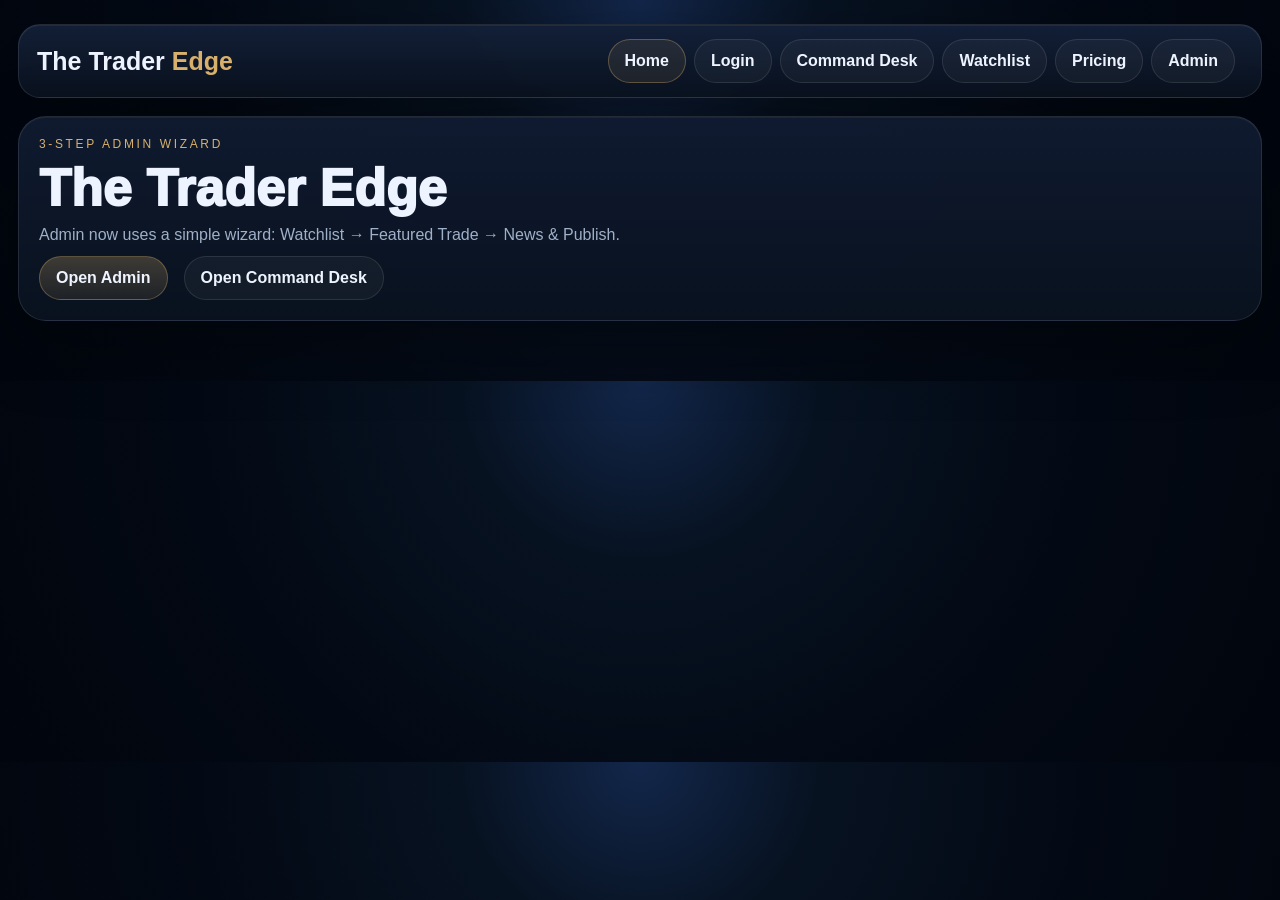
<file: index.html>
<!doctype html><html><head><meta charset="utf-8"><meta name="viewport" content="width=device-width,initial-scale=1"><title>Home</title><link rel="stylesheet" href="assets/styles.css"><script src="assets/app.js"></script></head><body><div class="wrap"><script>document.write(nav("Home"))</script><div class="panel"><div class="eyebrow">3-step admin wizard</div><h1>The Trader Edge</h1><div class="sub">Admin now uses a simple wizard: Watchlist → Featured Trade → News & Publish.</div><div class="actions"><a class="btn primary" href="admin.html">Open Admin</a><a class="btn" href="dashboard.html">Open Command Desk</a></div></div></div></body></html>
</file>
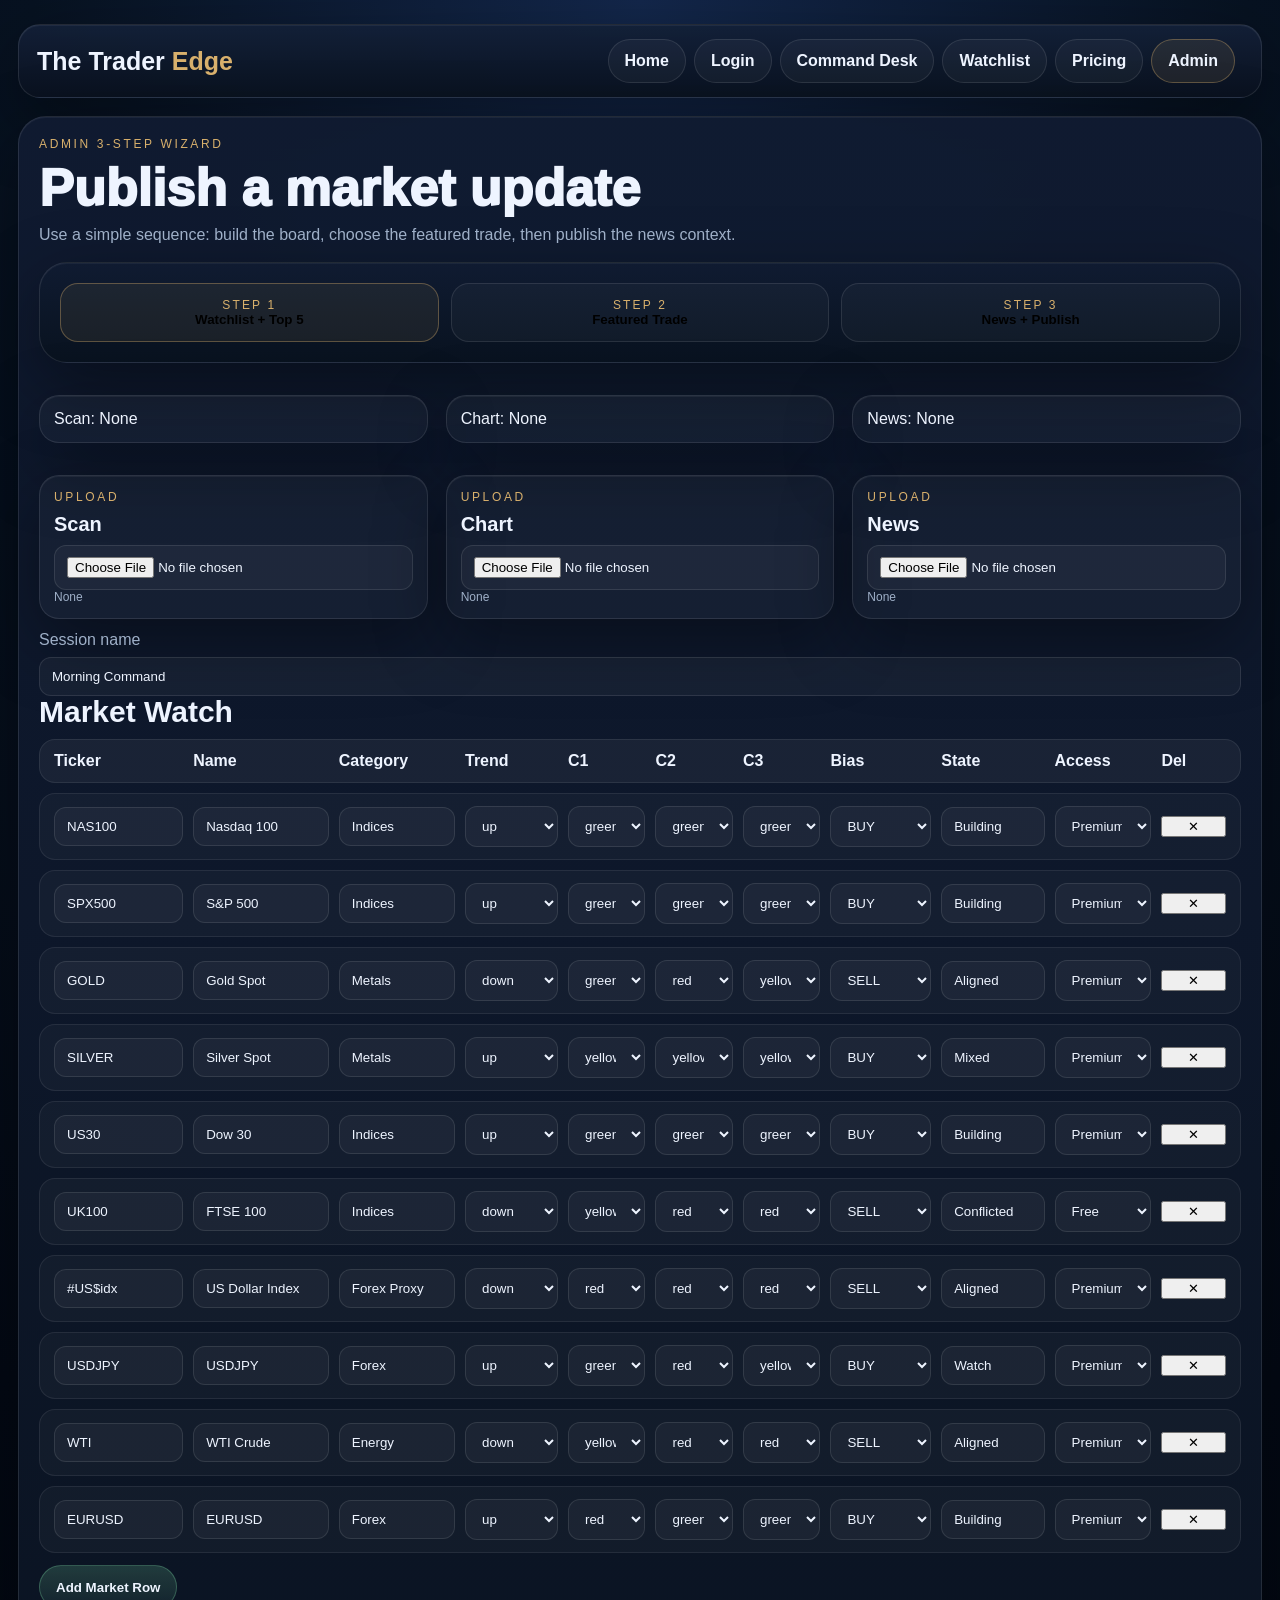
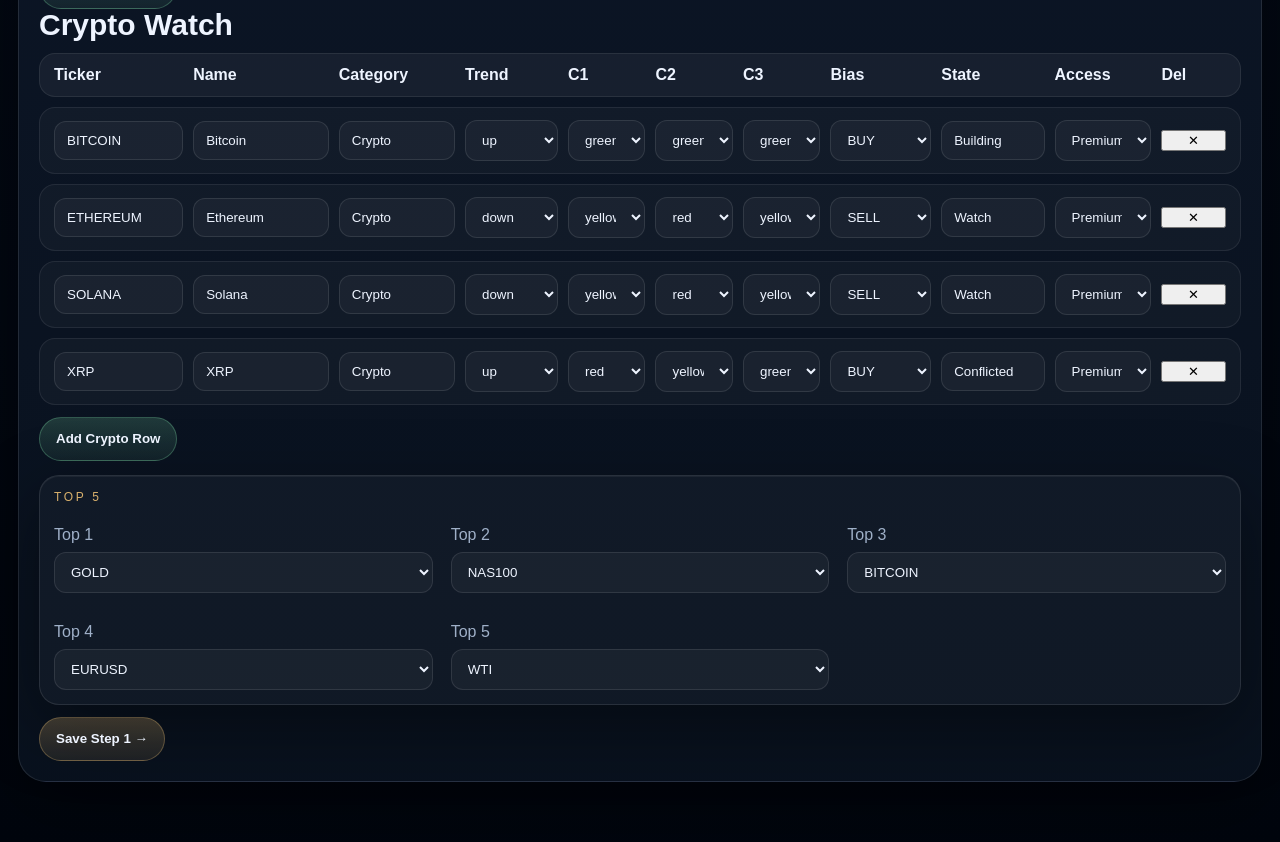
<file: admin.html>
<!doctype html><html><head><meta charset="utf-8"><meta name="viewport" content="width=device-width,initial-scale=1"><title>Admin</title><link rel="stylesheet" href="assets/styles.css"><script src="assets/app.js"></script></head><body onload="loadAdminWizard()"><div class="wrap"><script>document.write(nav("Admin"))</script>
<div class="panel">
  <div class="eyebrow">Admin 3-step wizard</div>
  <h1>Publish a market update</h1>
  <div class="sub">Use a simple sequence: build the board, choose the featured trade, then publish the news context.</div>

  <div class="stepper" style="margin-top:18px">
    <button class="step-btn active" onclick="showStep(1)"><div class="step-label">Step 1</div><strong>Watchlist + Top 5</strong></button>
    <button class="step-btn" onclick="showStep(2)"><div class="step-label">Step 2</div><strong>Featured Trade</strong></button>
    <button class="step-btn" onclick="showStep(3)"><div class="step-label">Step 3</div><strong>News + Publish</strong></button>
  </div>

  <div id="uploadSummary" class="grid3" style="margin-top:18px"></div>

  <div class="wizard-step" style="margin-top:18px">
    <div class="grid3">
      <div class="box"><div class="eyebrow">Upload</div><h3>Scan</h3><input type="file" accept="image/*" onchange="previewUpload(this,'scan')"><div class="small" id="scanFileLabel">None</div><img id="scanPreview" style="display:none;max-width:100%;margin-top:12px;border-radius:12px"></div>
      <div class="box"><div class="eyebrow">Upload</div><h3>Chart</h3><input type="file" accept="image/*" onchange="previewUpload(this,'chart')"><div class="small" id="chartFileLabel">None</div></div>
      <div class="box"><div class="eyebrow">Upload</div><h3>News</h3><input type="file" accept="image/*,.pdf,.txt" onchange="previewUpload(this,'news')"><div class="small" id="newsFileLabel">None</div></div>
    </div>
    <div class="field"><label>Session name</label><input id="sessionName"></div>
    <div class="section-title"><h2>Market Watch</h2></div>
    <div class="table-head"><div>Ticker</div><div>Name</div><div>Category</div><div>Trend</div><div>C1</div><div>C2</div><div>C3</div><div>Bias</div><div>State</div><div>Access</div><div>Del</div></div>
    <div id="macroTable"></div>
    <div class="actions"><button class="btn good" onclick="addRow('macro')">Add Market Row</button></div>
    <div class="section-title"><h2>Crypto Watch</h2></div>
    <div class="table-head"><div>Ticker</div><div>Name</div><div>Category</div><div>Trend</div><div>C1</div><div>C2</div><div>C3</div><div>Bias</div><div>State</div><div>Access</div><div>Del</div></div>
    <div id="cryptoTable"></div>
    <div class="actions"><button class="btn good" onclick="addRow('crypto')">Add Crypto Row</button></div>
    <div class="box">
      <div class="eyebrow">Top 5</div>
      <div class="grid3">
        <div class="field"><label>Top 1</label><select id="top5_1"></select></div>
        <div class="field"><label>Top 2</label><select id="top5_2"></select></div>
        <div class="field"><label>Top 3</label><select id="top5_3"></select></div>
        <div class="field"><label>Top 4</label><select id="top5_4"></select></div>
        <div class="field"><label>Top 5</label><select id="top5_5"></select></div>
      </div>
    </div>
    <div class="actions"><button class="btn primary" onclick="saveStep1()">Save Step 1 →</button></div>
  </div>

  <div class="wizard-step hidden" style="margin-top:18px">
    <div class="box">
      <div class="eyebrow">Featured instrument</div>
      <div class="field"><label>Command Desk instrument</label><select id="featuredInstrument"></select></div>
      <div class="sub">This one instrument drives Intel + Battlefield + News on the Command Desk.</div>
    </div>
    <div class="grid2">
      <div class="box">
        <div class="eyebrow">Battlefield</div>
        <div class="field"><label>Instrument</label><select id="battleInstrument"></select></div>
        <div class="field"><label>Setup type</label><input id="setupType"></div>
        <div class="field"><label>Campaign tag</label><input id="campaignTag"></div>
        <div class="field"><label>Summary</label><textarea id="battleSummary" rows="3"></textarea></div>
      </div>
      <div class="box">
        <div class="eyebrow">Battlefield details</div>
        <div class="field"><label>Entry logic</label><input id="entryLogic"></div>
        <div class="field"><label>Invalidation</label><input id="invalidation"></div>
        <div class="field"><label>Target 1</label><input id="target1"></div>
        <div class="field"><label>Target 2</label><input id="target2"></div>
        <div class="field"><label>Management</label><textarea id="management" rows="3"></textarea></div>
      </div>
    </div>
    <div class="actions"><button class="btn" onclick="showStep(1)">← Back</button><button class="btn primary" onclick="saveStep2()">Save Step 2 →</button></div>
  </div>

  <div class="wizard-step hidden" style="margin-top:18px">
    <div class="grid2">
      <div class="box">
        <div class="eyebrow">News publisher</div>
        <div class="field"><label>Regime</label><select id="regime"><option>Risk-On</option><option>Risk-Off</option></select></div>
        <div class="field"><label>Why</label><textarea id="newsWhy" rows="4"></textarea></div>
        <div class="field"><label>Drivers (use | separator)</label><input id="newsDrivers"></div>
        <div class="field"><label>Sources</label><input id="newsSources"></div>
      </div>
      <div class="preview-card">
        <div class="eyebrow">Publish preview</div>
        <div class="note">Step 1 builds the full watchlist and Top 5.<br>Step 2 picks the featured Command Desk trade.<br>Step 3 sets the regime context and publishes live.</div>
        <div class="status" id="status">Ready.</div>
      </div>
    </div>
    <div class="actions"><button class="btn" onclick="showStep(2)">← Back</button><button class="btn primary" onclick="publishWizard()">Publish All</button></div>
  </div>
</div>
</div></body></html>
</file>
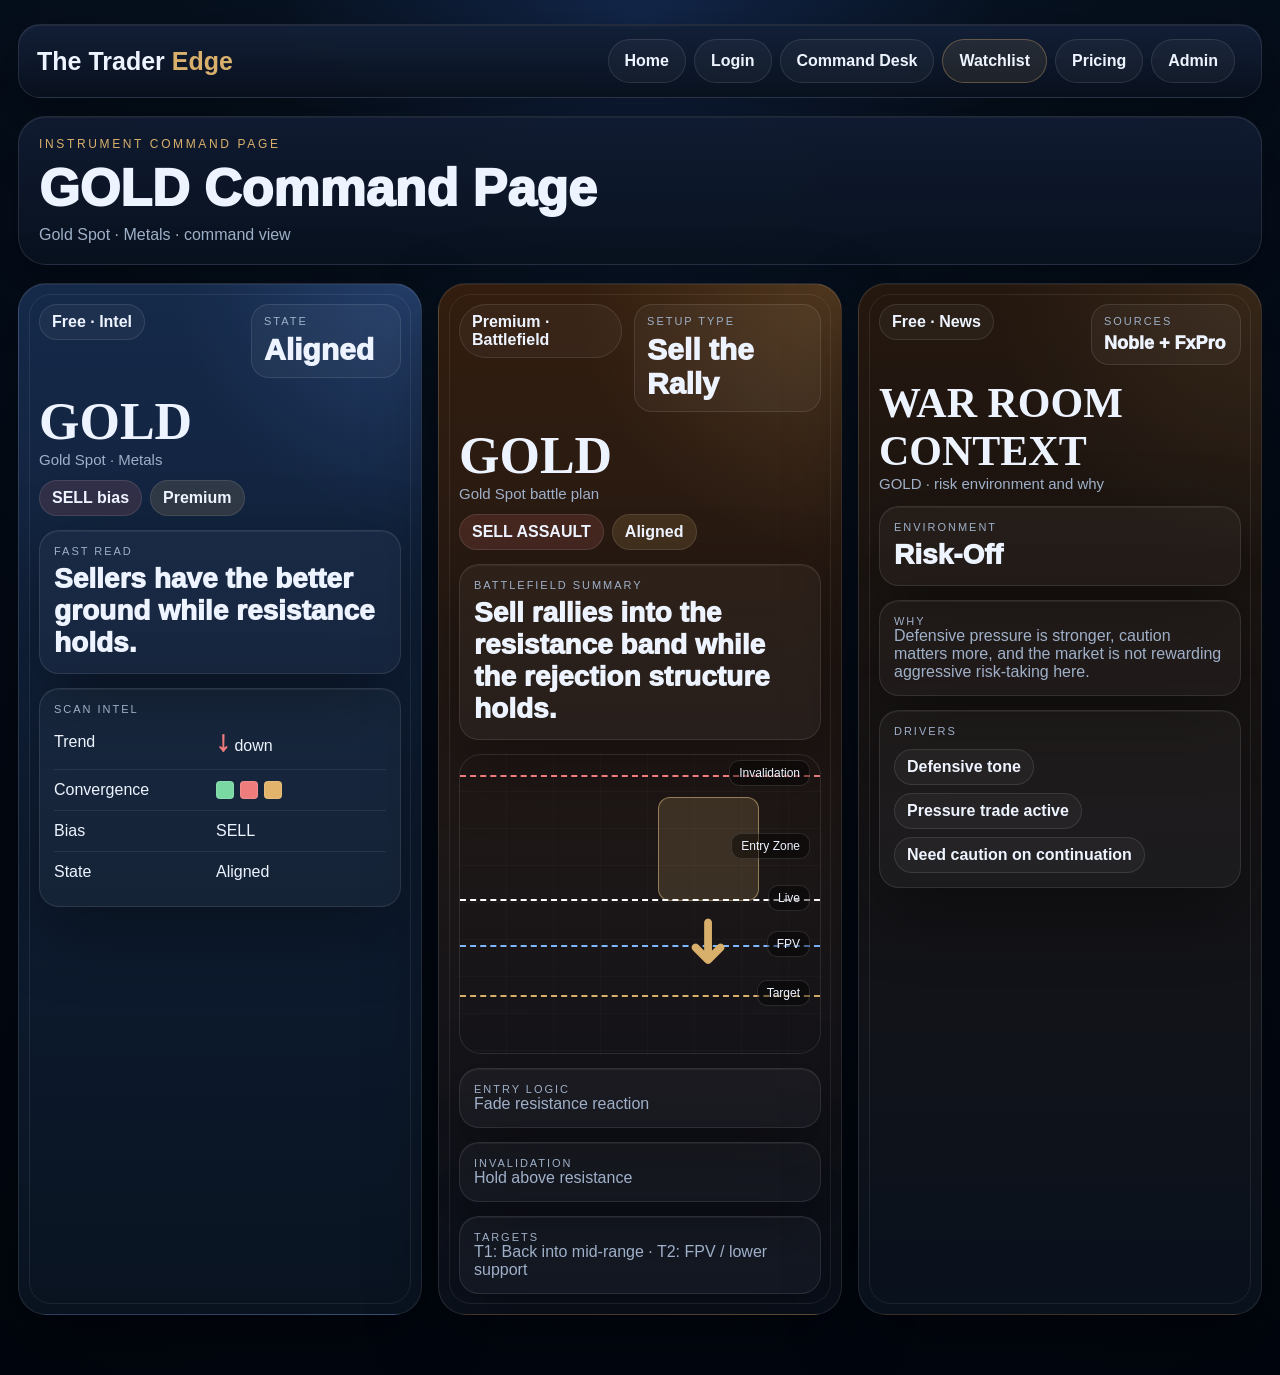
<file: asset.html>
<!doctype html><html><head><meta charset="utf-8"><meta name="viewport" content="width=device-width,initial-scale=1"><title>Asset</title><link rel="stylesheet" href="assets/styles.css"><script src="assets/app.js"></script></head><body onload="renderAssetPage()"><div class="wrap"><script>document.write(nav("Watchlist"))</script><div class="panel"><div class="eyebrow">Instrument command page</div><h1 id="assetTitle">Asset Command Page</h1><div id="assetSubtitle" class="lead"></div></div><div id="assetCards" class="cards3" style="margin-top:18px"></div></div></body></html>
</file>
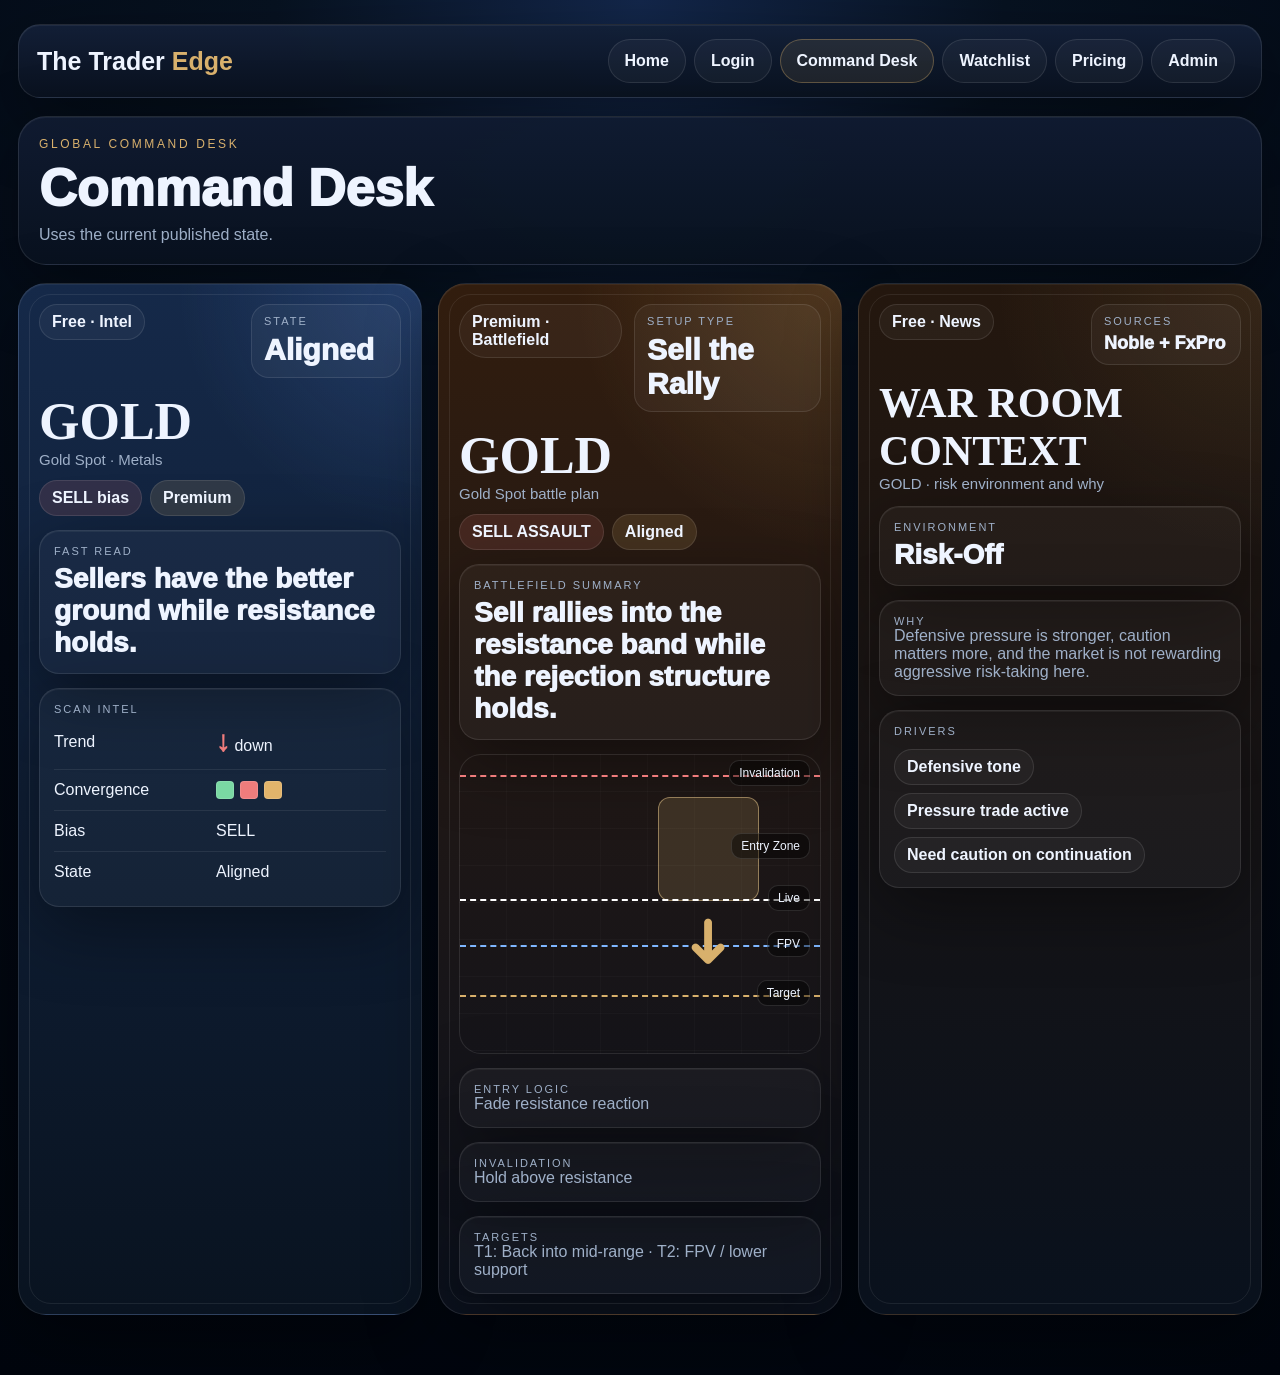
<file: dashboard.html>
<!doctype html><html><head><meta charset="utf-8"><meta name="viewport" content="width=device-width,initial-scale=1"><title>Command Desk</title><link rel="stylesheet" href="assets/styles.css"><script src="assets/app.js"></script></head><body onload="renderDashboard()"><div class="wrap"><script>document.write(nav("Command Desk"))</script><div class="panel"><div class="eyebrow">Global command desk</div><h1>Command Desk</h1><div class="sub">Uses the current published state.</div></div><div id="dashboardCards" class="cards3" style="margin-top:18px"></div></div></body></html>
</file>
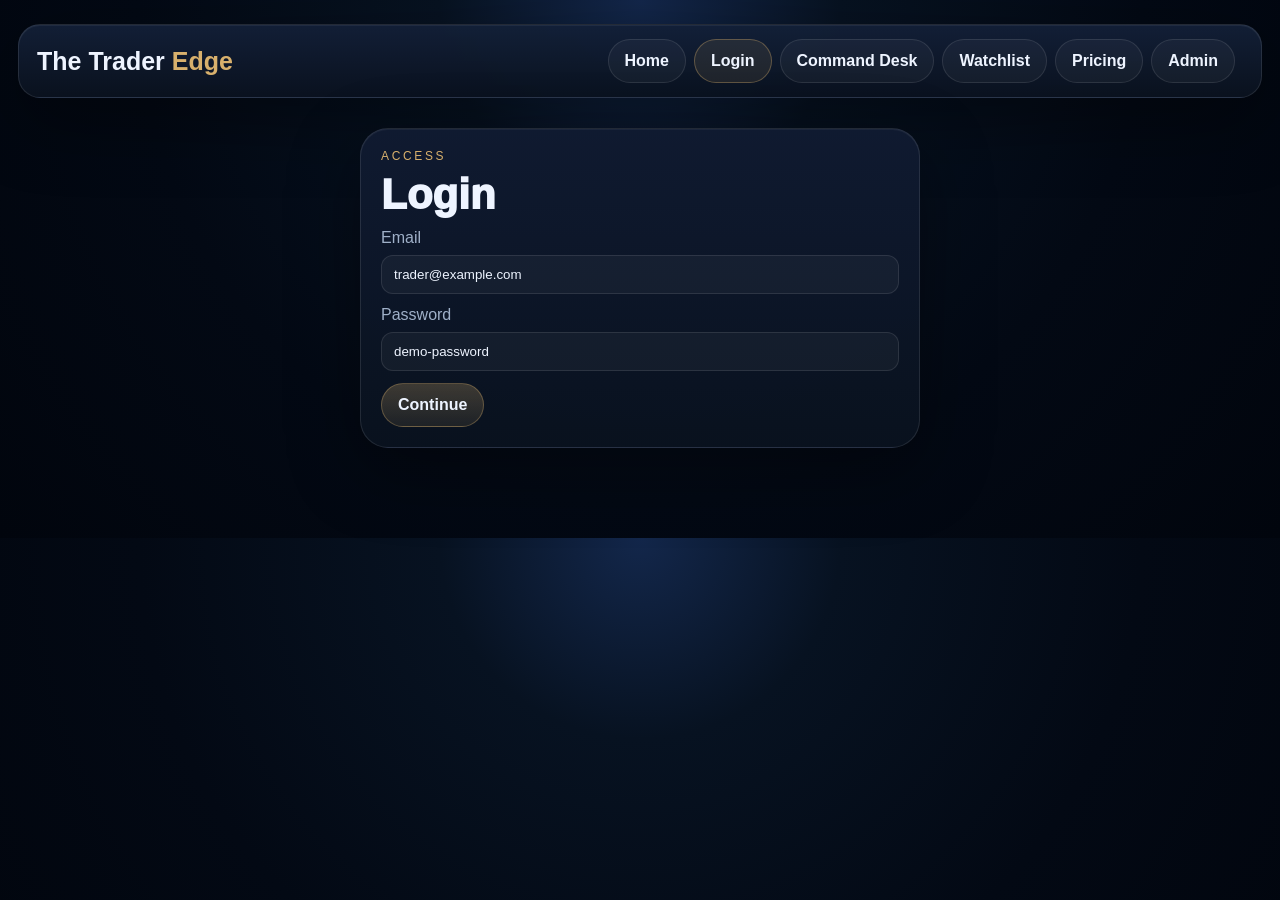
<file: login.html>
<!doctype html><html><head><meta charset="utf-8"><meta name="viewport" content="width=device-width,initial-scale=1"><title>Login</title><link rel="stylesheet" href="assets/styles.css"><script src="assets/app.js"></script></head><body><div class="wrap"><script>document.write(nav("Login"))</script><div class="panel" style="max-width:560px;margin:30px auto"><div class="eyebrow">Access</div><h1 style="font-size:42px">Login</h1><div class="field"><label>Email</label><input value="trader@example.com"></div><div class="field"><label>Password</label><input value="demo-password"></div><div class="actions"><a class="btn primary" href="dashboard.html">Continue</a></div></div></div></body></html>
</file>
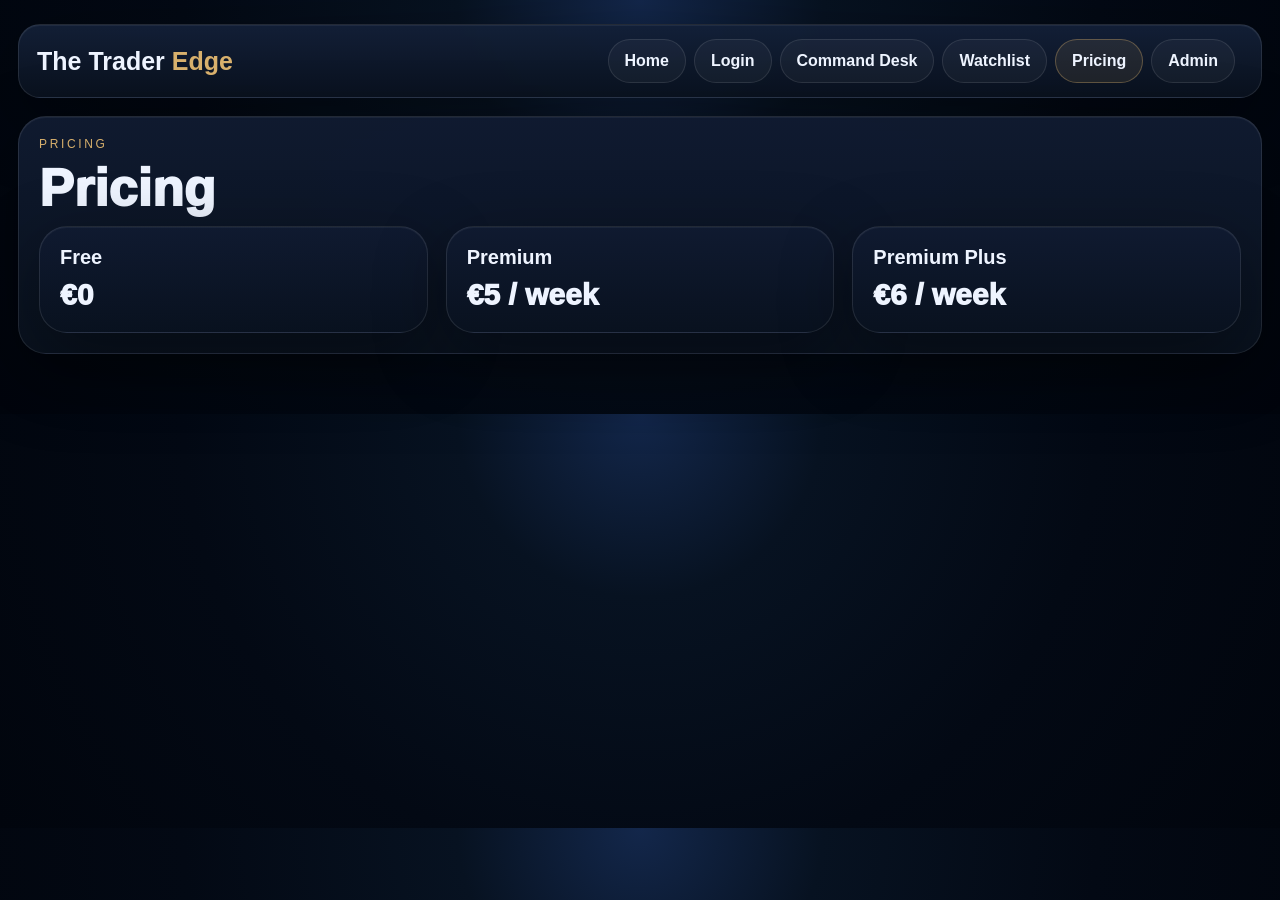
<file: pricing.html>
<!doctype html><html><head><meta charset="utf-8"><meta name="viewport" content="width=device-width,initial-scale=1"><title>Pricing</title><link rel="stylesheet" href="assets/styles.css"><script src="assets/app.js"></script></head><body><div class="wrap"><script>document.write(nav("Pricing"))</script><div class="panel"><div class="eyebrow">Pricing</div><h1>Pricing</h1><div class="grid3"><div class="tier"><h3>Free</h3><div class="price">€0</div></div><div class="tier"><h3>Premium</h3><div class="price">€5 / week</div></div><div class="tier"><h3>Premium Plus</h3><div class="price">€6 / week</div></div></div></div></div></body></html>
</file>
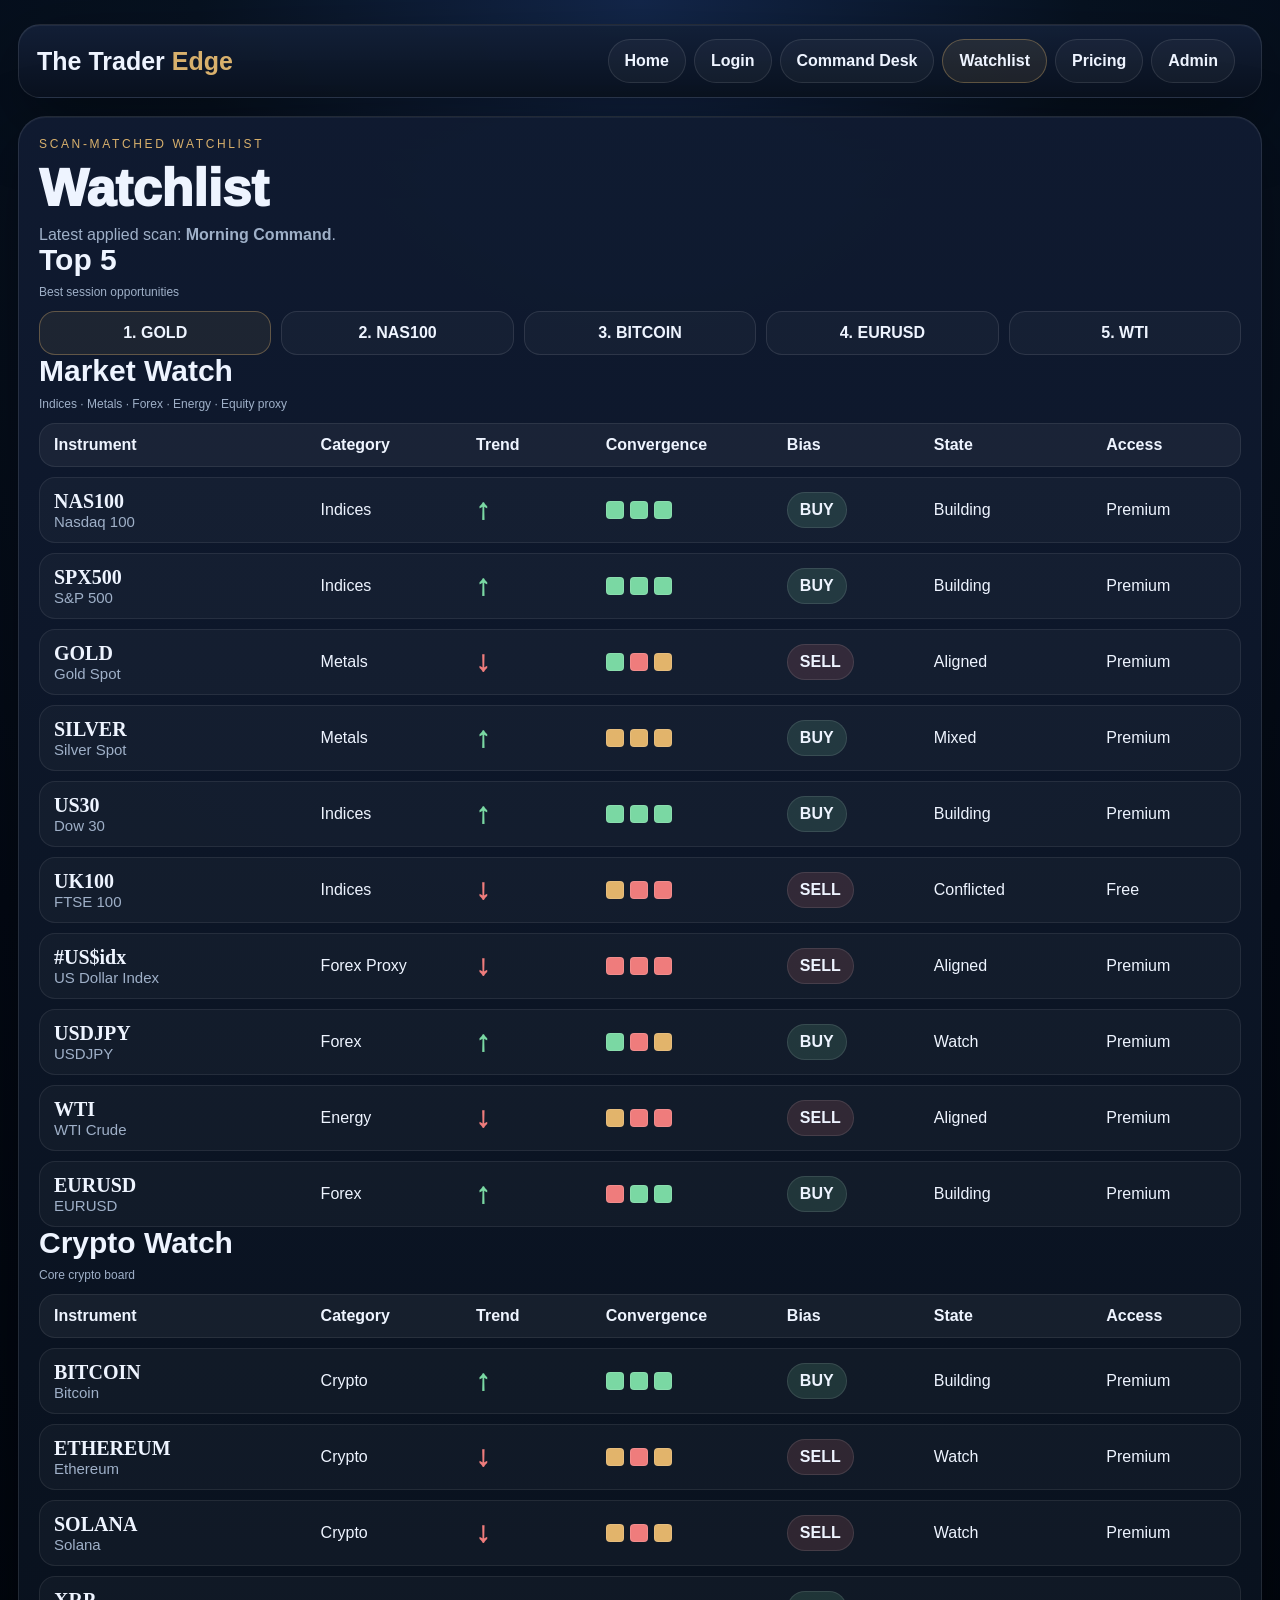
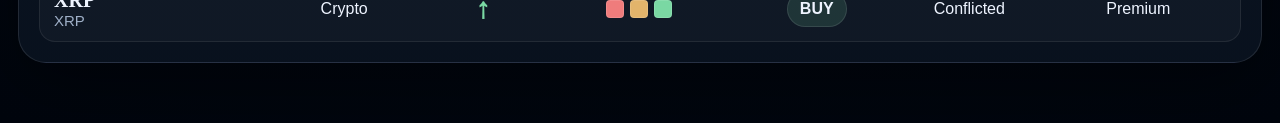
<file: watchlist.html>
<!doctype html><html><head><meta charset="utf-8"><meta name="viewport" content="width=device-width,initial-scale=1"><title>Watchlist</title><link rel="stylesheet" href="assets/styles.css"><script src="assets/app.js"></script></head><body onload="renderWatchlist()"><div class="wrap"><script>document.write(nav("Watchlist"))</script><div class="panel"><div class="eyebrow">Scan-matched watchlist</div><h1>Watchlist</h1><div class="sub">Latest applied scan: <strong id="updatedSession">Latest</strong>.</div><div class="section-title"><h2>Top 5</h2><div class="small">Best session opportunities</div></div><div id="top5" class="top5-grid"></div><div class="section-title"><h2>Market Watch</h2><div class="small">Indices · Metals · Forex · Energy · Equity proxy</div></div><div class="watch-head"><div>Instrument</div><div>Category</div><div>Trend</div><div>Convergence</div><div>Bias</div><div>State</div><div>Access</div></div><div id="macro"></div><div class="section-title"><h2>Crypto Watch</h2><div class="small">Core crypto board</div></div><div class="watch-head"><div>Instrument</div><div>Category</div><div>Trend</div><div>Convergence</div><div>Bias</div><div>State</div><div>Access</div></div><div id="crypto"></div></div></div></body></html>
</file>
<file: assets/styles.css>
:root{--bg:#040b16;--panel:#0f1b31;--line:rgba(255,255,255,.10);--text:#eef4ff;--muted:#9fb0c8;--gold:#d8b06c;--green:#7ad8a3;--red:#ef7c7c;--yellow:#e2b46b}
*{box-sizing:border-box}html,body{margin:0;background:radial-gradient(circle at top center,#13274b 0,#071221 24%,#030914 60%,#01050d 100%);color:var(--text);font-family:Inter,Arial,sans-serif}
.wrap{max-width:1520px;margin:0 auto;padding:24px 18px 60px}
.topnav{display:flex;justify-content:space-between;align-items:center;gap:16px;flex-wrap:wrap;margin-bottom:18px;padding:14px 18px;border:1px solid var(--line);border-radius:22px;background:linear-gradient(180deg,rgba(19,32,56,.95),rgba(10,18,31,.96));box-shadow:0 22px 70px rgba(0,0,0,.38), inset 0 1px 0 rgba(255,255,255,.06)}
.brand{font-weight:900;font-size:25px}.brand span{color:var(--gold)}
.navlinks a,.btn{display:inline-flex;align-items:center;justify-content:center;min-height:44px;padding:10px 16px;border:1px solid var(--line);border-radius:999px;color:var(--text);text-decoration:none;background:rgba(255,255,255,.04);font-weight:800;margin-right:8px;cursor:pointer}
.btn.primary{background:linear-gradient(180deg,rgba(216,176,108,.25),rgba(216,176,108,.10));border-color:rgba(216,176,108,.32)} .btn.good{background:linear-gradient(180deg,rgba(122,216,163,.20),rgba(122,216,163,.08));border-color:rgba(122,216,163,.30)}
.panel,.card,.box,.stepper,.tier{border:1px solid var(--line);border-radius:28px;background:linear-gradient(180deg,rgba(16,27,49,.96),rgba(9,18,31,.96));box-shadow:0 22px 70px rgba(0,0,0,.38), inset 0 1px 0 rgba(255,255,255,.05);padding:20px}
h1,h2,h3{margin:0 0 10px;line-height:1.05}h1{font-size:52px;font-weight:950}h2{font-size:30px;font-weight:900}h3{font-size:20px;font-weight:900}
.eyebrow{font-size:12px;letter-spacing:.22em;text-transform:uppercase;color:var(--gold);margin-bottom:10px}.lead,.sub,.small,.note,label{color:var(--muted)}.small{font-size:12px}
.grid2{display:grid;grid-template-columns:1fr 1fr;gap:18px}.grid3{display:grid;grid-template-columns:repeat(3,1fr);gap:18px}.cards3{display:grid;grid-template-columns:repeat(3,1fr);gap:16px}
.kickers,.actions,.statusrow,.watchlist-pills{display:flex;gap:8px;flex-wrap:wrap;margin-top:12px}
.pill,.tag{display:inline-flex;align-items:center;justify-content:center;gap:8px;padding:8px 12px;border-radius:999px;border:1px solid var(--line);font-weight:800;background:rgba(255,255,255,.04)}.buy{background:rgba(122,216,163,.15)}.sell{background:rgba(239,124,124,.14)}.mixed{background:rgba(226,180,107,.14)}
.stepper{display:grid;grid-template-columns:repeat(3,1fr);gap:12px}
.step-btn{padding:14px 16px;border-radius:18px;border:1px solid var(--line);background:rgba(255,255,255,.03);cursor:pointer}
.step-btn.active{border-color:rgba(216,176,108,.36);background:rgba(216,176,108,.08)}
.step-label{font-size:12px;letter-spacing:.18em;text-transform:uppercase;color:var(--gold)}
.hidden{display:none!important}
.field{display:grid;gap:8px;margin-top:12px} input,select,textarea{width:100%;padding:11px 12px;border-radius:12px;border:1px solid var(--line);background:rgba(255,255,255,.04);color:var(--text)}
.table-head,.admin-row,.watch-head,.wrow{display:grid;gap:10px;align-items:center}.table-head,.admin-row{grid-template-columns:1fr 1.05fr .9fr .72fr .6fr .6fr .6fr .78fr .8fr .75fr .5fr}.watch-head,.wrow{grid-template-columns:1.5fr .85fr .7fr 1fr .8fr .95fr .7fr}
.table-head,.watch-head{padding:12px 14px;border:1px solid rgba(255,255,255,.08);border-radius:16px;background:rgba(255,255,255,.05);font-weight:900;margin-top:12px}.admin-row,.wrow{padding:12px 14px;border:1px solid rgba(255,255,255,.08);border-radius:16px;background:rgba(255,255,255,.03);margin-top:10px}.wrow.clickable{cursor:pointer}
.box{margin-top:14px;border-radius:20px;padding:14px;background:rgba(255,255,255,.03)}
.top5-grid{display:grid;grid-template-columns:repeat(5,1fr);gap:10px;margin-top:12px}
.top5-pick{padding:12px;border-radius:16px;border:1px solid var(--line);background:rgba(255,255,255,.03);cursor:pointer;text-align:center;font-weight:800}
.top5-pick.active{border-color:rgba(216,176,108,.36);background:rgba(216,176,108,.08)}
.preview-card{padding:14px;border:1px solid rgba(255,255,255,.08);border-radius:18px;background:rgba(255,255,255,.03)}
.status{margin-top:12px;padding:12px 14px;border:1px solid var(--line);border-radius:14px;background:rgba(255,255,255,.03)}
.status.good{border-color:rgba(122,216,163,.28);background:rgba(122,216,163,.08)}
.card{position:relative;overflow:hidden;min-height:820px}.card:before{content:"";position:absolute;inset:10px;border:1px solid rgba(255,255,255,.08);border-radius:22px;pointer-events:none}
.intel{background:radial-gradient(circle at top right,rgba(106,160,255,.18),transparent 22%),linear-gradient(180deg,#152949,#091320)}.battle{background:radial-gradient(circle at top right,rgba(216,176,108,.18),transparent 24%),linear-gradient(180deg,#321d0e,#0b111d)}.news{background:radial-gradient(circle at top right,rgba(216,176,108,.10),transparent 24%),linear-gradient(180deg,#24170e,#09111d)}
.topline{display:flex;justify-content:space-between;gap:12px;align-items:flex-start}.pricebox{border:1px solid var(--line);border-radius:18px;padding:10px 12px;background:rgba(255,255,255,.04);min-width:150px}.mini{font-size:11px;letter-spacing:.18em;text-transform:uppercase;color:var(--muted)}.price{font-size:30px;font-weight:950;margin-top:6px}.symbol{font-family:Georgia,serif;font-size:52px;font-weight:700}.subtitle{font-size:15px;color:var(--muted)}
.scanrow{display:grid;grid-template-columns:150px 1fr;gap:12px;align-items:center;padding:11px 0;border-bottom:1px solid rgba(255,255,255,.08)}.scanrow:last-child{border-bottom:none}
.blocks{display:flex;gap:6px}.block{width:18px;height:18px;border-radius:4px;border:1px solid rgba(255,255,255,.12)}.green{background:var(--green)}.red{background:var(--red)}.yellow{background:var(--yellow)}.arrow-up,.arrow-down{font-size:28px;font-weight:950}.arrow-up{color:var(--green)}.arrow-down{color:var(--red)}
.chart{margin-top:14px;height:300px;border:1px solid var(--line);border-radius:22px;position:relative;overflow:hidden;background:repeating-linear-gradient(to bottom, transparent, transparent 36px, rgba(255,255,255,.05) 37px),repeating-linear-gradient(to right, transparent, transparent 46px, rgba(255,255,255,.04) 47px)}
.zone{position:absolute;left:55%;width:28%;top:42px;height:104px;border:1px solid rgba(255,219,155,.45);background:rgba(255,210,130,.14);border-radius:12px}.line{position:absolute;left:0;right:0;border-top:2px dashed rgba(255,255,255,.22)}.stop{top:20px;border-top-color:var(--red)}.live{top:144px;border-top-color:#fff}.target{top:240px;border-top-color:var(--gold)}.fpv{top:190px;border-top-color:#7eb6ff}.label{position:absolute;right:10px;padding:5px 9px;border-radius:10px;background:rgba(0,0,0,.42);border:1px solid rgba(255,255,255,.12);font-size:12px}.ls{top:5px}.lz{top:78px}.ll{top:130px}.lt{top:225px}.lf{top:176px}.route{position:absolute;left:62%;top:150px;font-size:64px;color:var(--gold);transform:rotate(90deg)}
@media(max-width:1180px){.grid2,.grid3,.cards3,.stepper,.top5-grid{grid-template-columns:1fr}} @media(max-width:980px){.table-head,.watch-head{display:none}.admin-row,.wrow{grid-template-columns:1fr 1fr;gap:8px}h1{font-size:42px}}
</file>
